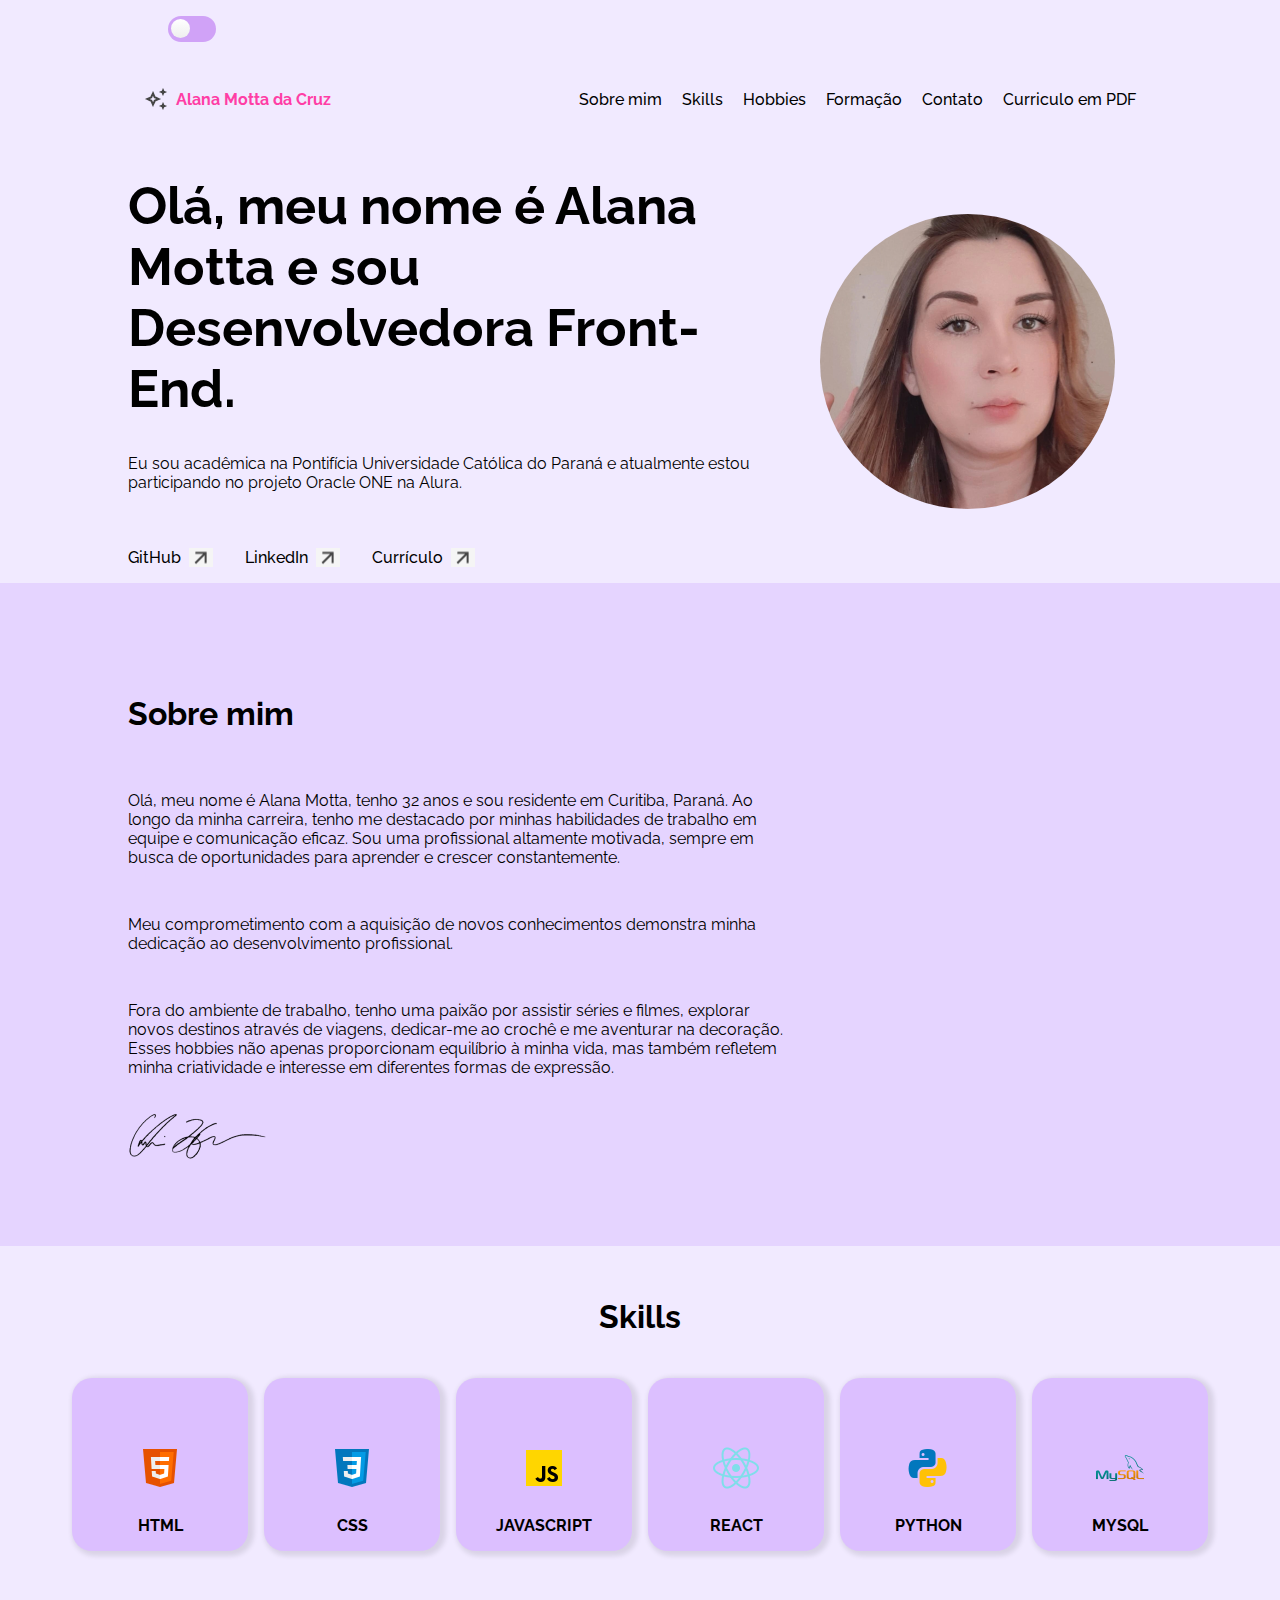
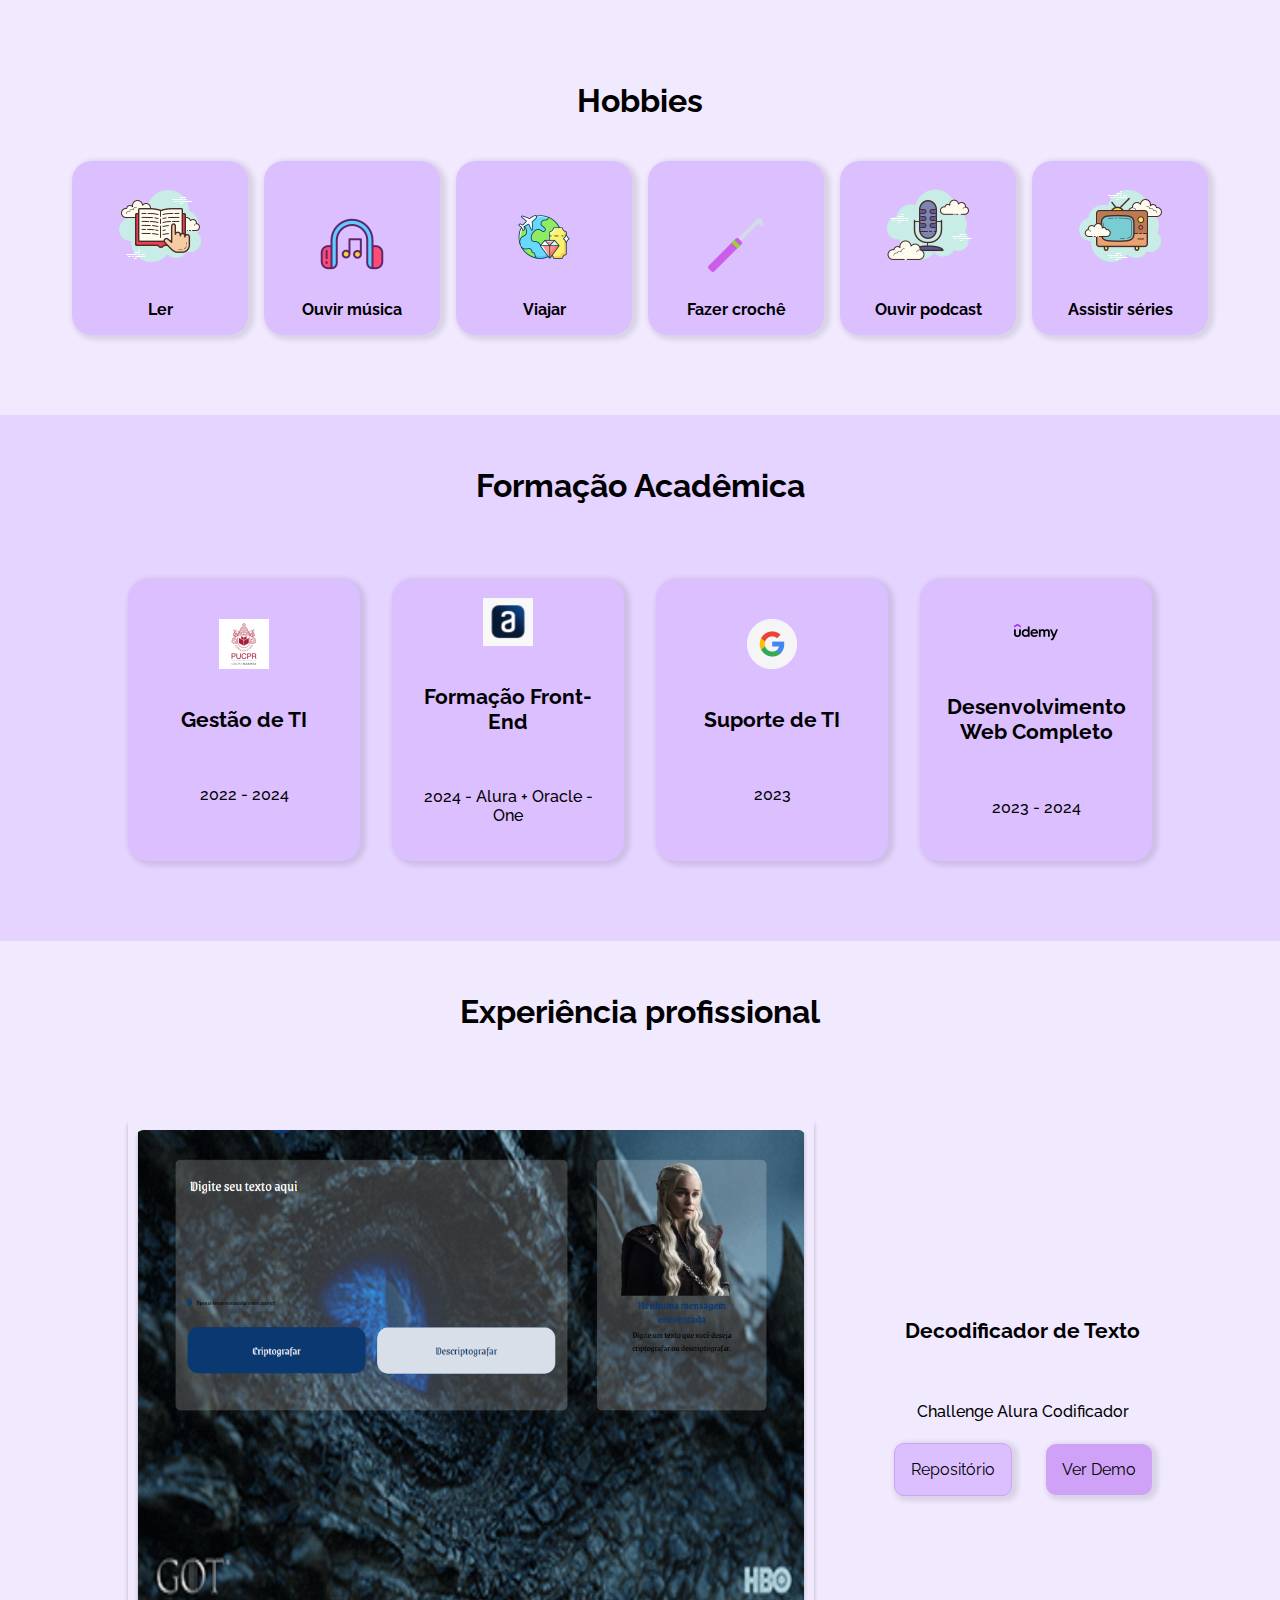
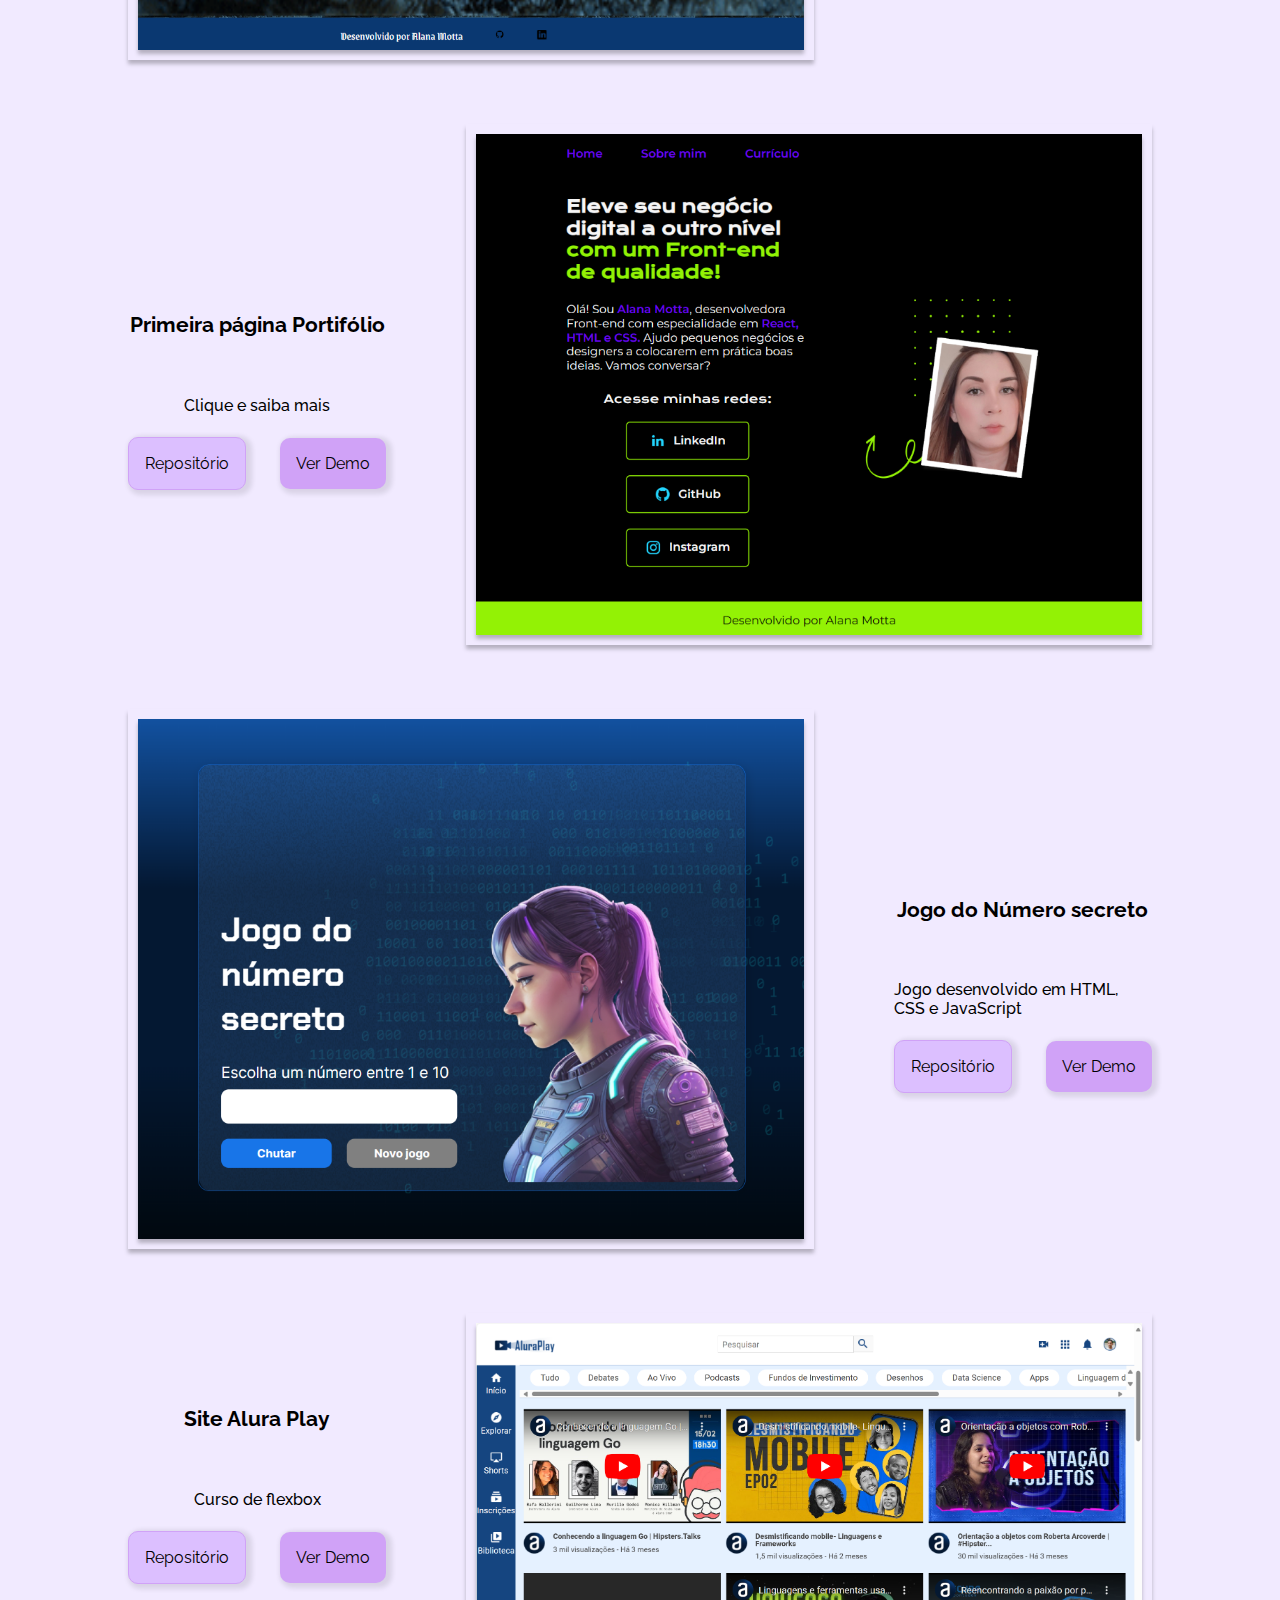
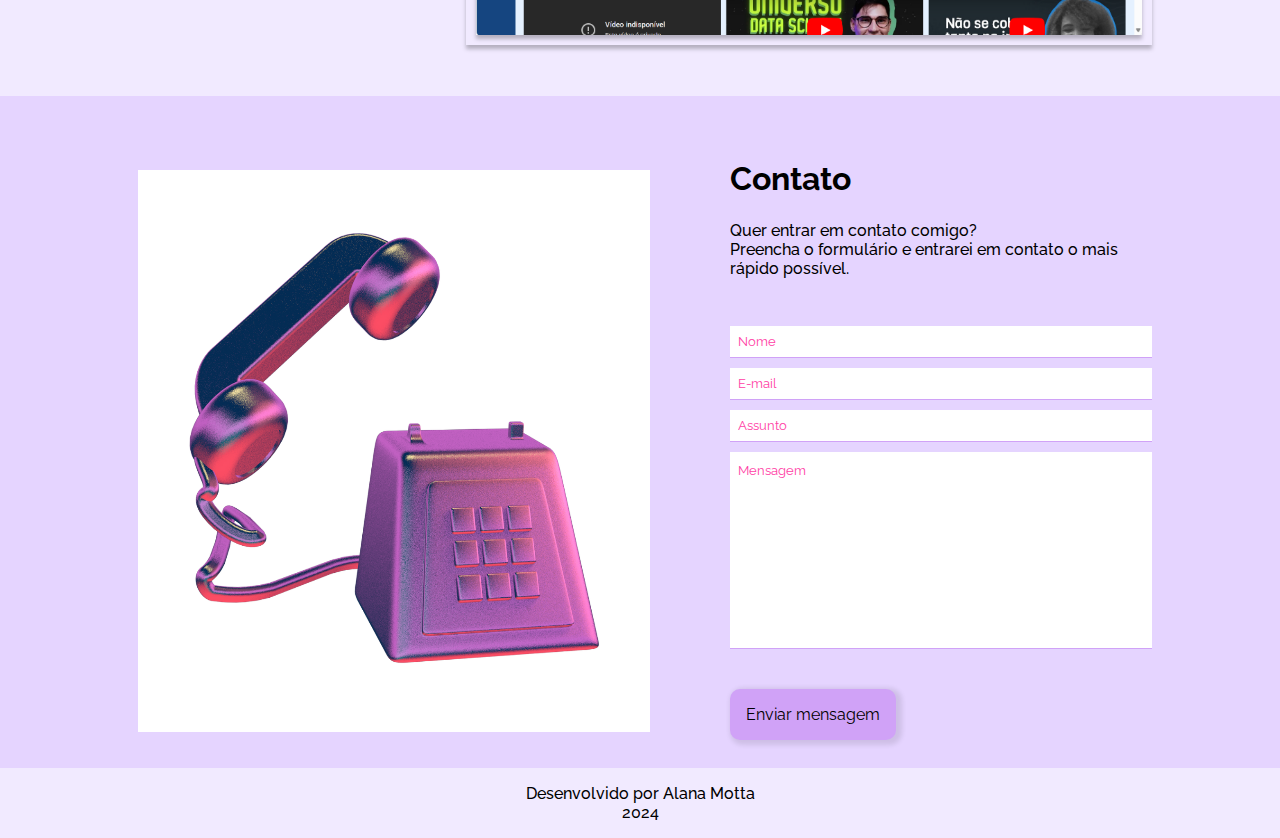
<file: index.html>
<!DOCTYPE html>
<html lang="en">
<head>
    <meta charset="UTF-8">
    <meta name="viewport" content="width=device-width, initial-scale=1.0">
    <link rel="icon" type="image/png" href="assets/logo-dev-web.png" sizes="32x32">
    <title>Portfólio Alana Motta</title>
    <link rel="stylesheet" href="style.css">
</head>
<body class="container">
   <div class="btn-dark">

        <ul>
            <li class="app__card-list-item">
                <label class="toggle">
                    <input class="toggle-checkbox botao_dark" id="dark-mode-toggle" type="checkbox" id="alternar-musica">
                    <div class="toggle-switch"></div>
                </label>
            </li>

        </ul>
    </div>
    <header class="header">
        <div class="nome_logo">
            <img src="./assets/auto_awesome_black_24dp 1.png" alt="imagem de estrela">
            <p>Alana Motta da Cruz</p>
        </div>

        <nav class="navegacao_header">
            <ul>
                <li class="navegacao_header_link">
                    <a href="#sobremim">Sobre mim</a>
                </li>
            </ul>
            <ul>
                <li class="navegacao_header_link">
                    <a href="#skills">Skills</a>
                </li>
            </ul>
            <ul>
                <li class="navegacao_header_link">
                    <a href="#hobbies">Hobbies</a>
                </li>
            </ul>
            <ul>
                <li class="navegacao_header_link">
                    <a href="#formacao">Formação</a>
                </li>
            </ul>
            <ul>
                <li class="navegacao_header_link">
                    <a href="#contato">Contato</a>
                </li>
            </ul>
            <ul>
                <li class="navegacao_header_link">
                    <a href="./assets/Alana_Motta_Cruz_DevWeb.pdf" target="_blank">Curriculo em PDF</a>
                </li>
            </ul>
            
        </nav>
        
    </header>
    

    
    <section class="secao_apresentacao">
        <div class="apresentacao_left">
            <div class="apresentacao_textos">
                <h1>Olá, meu nome é Alana Motta e sou Desenvolvedora Front-End.</h1>
                <p>Eu sou acadêmica na Pontifícia Universidade Católica do Paraná e atualmente estou participando no projeto Oracle ONE na Alura.</p>
            </div>
    
            <div class="apresentacao_link">
                <ul>
                    <li>
                        <a href="https://github.com/AlunaAlanaMotta" target="_blank">GitHub</a>
                    </li>

                    <li>
                        <a href="https://www.linkedin.com/in/alana-motta-da-cruz-dev/" target="_blank">LinkedIn</a>
                    </li>

                    <li>
                        <a href="curriculo.html" target="_blank">Currículo</a>
                    </li>

                </ul>
            </div>
        </div>
        

        <div class="apresentacao_img">
            <img src="./assets/WhatsApp Image 2023-10-09 at 15.00.24.jpeg" alt="imagem de perfil de Alana Motta">
        </div>
    
    </section>

    <section class="sobre_mim" id="sobremim">
        <div class="sobre_mim_textos">
            <h2>Sobre mim</h2>
            <p>Olá, meu nome é Alana Motta, tenho 32 anos e sou residente em Curitiba, Paraná. Ao longo da minha carreira, tenho me destacado por minhas habilidades de trabalho em equipe e comunicação eficaz. Sou uma profissional altamente motivada, sempre em busca de oportunidades para aprender e crescer constantemente.</p>
        <p>Meu comprometimento com a aquisição de novos conhecimentos demonstra minha dedicação ao desenvolvimento profissional.</p>
        <p>Fora do ambiente de trabalho, tenho uma paixão por assistir séries e filmes, explorar novos destinos através de viagens, dedicar-me ao crochê e me aventurar na decoração. Esses hobbies não apenas proporcionam equilíbrio à minha vida, mas também refletem minha criatividade e interesse em diferentes formas de expressão.</p>
        <img src="./assets/image 4.png">
        </div>
        

    </section>

    <section class="skills_hobbies">

        <div class="skills" id="skills">
            <h2>Skills</h2>
            <div class="skills_icons">
                <ul>
                    <li><img src="./assets/icons8-html-48.png"><p>HTML</p></li>
                    <li><img src="./assets/icons8-css-48.png"><p>CSS</p></li>
                    <li><img src="./assets/icons8-javascript-48.png"><p>JAVASCRIPT</p></li>
                    <li><img src="./assets/icons8-react-native-48.png"><p>REACT</p></li>
                    <li><img src="./assets/icons8-python-48.png"><p>PYTHON</p></li>
                    <li><img src="./assets/icons8-mysql-logo-48.png"><p>MYSQL</p></li>
                </ul>
            </div>

        </div>

        <div class="hobbies" id="hobbies">
            <h2>Hobbies</h2>
            <div class="hobbies_icon">
                <ul>
                    <li><img src="./assets/icons8-book-reading-100.png"><p>Ler</p></li>
                    <li><img src="./assets/icons8-headset-64.png"><p>Ouvir música</p></li>
                    <li><img src="./assets/icons8-journey-78.png"><p>Viajar</p></li>
                    <li><img src="./assets/icons8-crochet-64 (1).png"><p>Fazer crochê</p></li>
                    <li><img src="./assets/icons8-podcast-100.png"><p>Ouvir podcast</p></li>
                    <li><img src="./assets/icons8-tv-100.png"><p>Assistir séries</p></li>
                </ul>
            </div>
            
        </div>

    </section>

    <section class="formacao_academica" id="formacao">
        <h2>Formação Acadêmica</h2>
        <div class="experiencias_academicas">
            <ul>
                <li><img src="./assets/pucpr.png"><h4>Gestão de TI</h4><p>2022 - 2024</p></li>

                <li><img src="./assets/Alura.png"><h4>Formação Front-End</h4><p>2024 - Alura + Oracle - One</p></li>             
                <li><img src="./assets/google-logo.png"><h4>Suporte de TI</h4><p>2023</p></li>

                <li><img src="./assets/udemy-4096.png"><h4>Desenvolvimento Web Completo</h4><p>2023 - 2024</p></li>

            </ul>

        </div>

    </section>

    <section class="experiencia_profissional">
        <h2>Experiência profissional</h2>
        <div class="experiencia_box_1">
            <div class="experiencia_box_left">
                <img src="./assets/decodificador_Alura.png">
            </div>
            <div class="experiencia_box_right">
                <h5>Decodificador de Texto</h5>
                <p>Challenge Alura Codificador</p>
                <div class="botoes">
                    <a href="https://github.com/AlunaAlanaMotta/decodificador" target="_blank"><button class="botao_repo">Repositório</button></a>
                    <a href="https://decodificador-orpin.vercel.app/" target="_blank"><button class="botao_demo">Ver Demo</button></a>
                </div>

            </div>

        </div>

        <div class="experiencia_box_2">
            <div class="experiencia_box_right">
                <h5>Primeira página Portifólio</h5>
                <p>Clique e saiba mais</p>
                <div class="botoes">
                    <a href="https://github.com/AlunaAlanaMotta/sobre-mim" target="_blank"><button class="botao_repo">Repositório</button></a>
                    <a href="https://sobre-mim-khaki.vercel.app/index.html" target="_blank"><button class="botao_demo">Ver Demo</button></a>
                </div>

            </div>
            <div class="experiencia_box_left">
                <img src="./assets/página_portifólio.png">
            </div>
            

        </div>

        <div class="experiencia_box_1">
            <div class="experiencia_box_left">
                <img src="./assets/numero_secreto.png">
            </div>
            <div class="experiencia_box_right">
                <h5>Jogo do Número secreto</h5>
                <p>Jogo desenvolvido em HTML, CSS e JavaScript</p>
                <div class="botoes">
                    <a href="https://github.com/AlunaAlanaMotta/jogo-numero-secreto" target="_blank"><button class="botao_repo">Repositório</button></a>
                    <a href="https://jogo-numero-secreto-umber-phi.vercel.app/" target="_blank"><button class="botao_demo">Ver Demo</button></a>
                </div>

            </div>

        </div>

        <div class="experiencia_box_2">
            <div class="experiencia_box_right">
                <h5>Site Alura Play</h5>
                <p>Curso de flexbox</p>
                <div class="botoes">
                    <a href="https://github.com/AlunaAlanaMotta/site-alura" target="_blank"><button class="botao_repo">Repositório</button></a>
                    <a href="https://site-alura-nu.vercel.app/#" target="_blank"><button class="botao_demo">Ver Demo</button></a>
                </div>

            </div>
            <div class="experiencia_box_left">
                <img src="./assets/aluraPlay.png">
            </div>
            
        </div>

    </section>

    <section class="formulario" id="contato">
        <div class="formulario_box">
            <div class="formulario_imagem">
                <img src="./assets/telefone.png">
            </div>
            <div class="formulario_contato">
                <div class="formulario_contato_txt">
                    <h4>Contato</h4>
                    <p>Quer entrar em contato comigo? <br> Preencha o formulário e entrarei em contato o mais rápido possível.</p>
                </div>

                <div class="form">
                    <form action="https://formsubmit.co/mottaalana0@gmail.com" method="POST">
                        <div class="form_name">
                            <input type="text" name="nome" id="nome" placeholder="Nome">
                        </div>
                        
                        <div class="form_email">
                            <input type="email" name="email" id="email" placeholder="E-mail">
                        </div>

                        <div class="form_assunto_mensagem">
                            <input type="text" name="assunto" id="assunto" placeholder="Assunto">
                            <textarea rows="12" cols="40" name="mensagem" id="mensagem" placeholder="Mensagem"></textarea>
                        </div>
                        <div class="form_button">
                            <input class="submit" type="submit" value="Enviar mensagem">
                        </div>
                        
                    </form>
                </div>

            </div>

        </div>

    </section>

    <footer>
        <div>
            <p>Desenvolvido por Alana Motta <br> 2024</p>
        </div>
    </footer>

    <script>
        // Função para alternar entre os modos claro e escuro
        function toggleDarkMode() {
            const body = document.body;
            body.classList.toggle('dark-mode');

            const sobreMimSection = document.querySelector('.sobre_mim');
            sobreMimSection.classList.toggle('sobre_mim_dark');

            const skillshobbiesSection = document.querySelector('.skills_hobbies');
            skillshobbiesSection.classList.toggle('skills_hobbies_dark');

            const formacaoAcademicaSection = document.querySelector('.formacao_academica');
            formacaoAcademicaSection.classList.toggle('formacao_academica_dark');

            const formularioSection = document.querySelector('.formulario');
            formularioSection.classList.toggle('formulario_dark');
        }

        // Evento de clique para alternar o modo claro/escuro
        const darkModeToggle = document.querySelector('#dark-mode-toggle');
        darkModeToggle.addEventListener('click', toggleDarkMode);



    </script>

</body>

</html>
</file>
<file: style.css>
@import url('https://fonts.googleapis.com/css2?family=Raleway:ital,wght@0,100..900;1,100..900&display=swap');

:root {
    --cor--de--destaque: #D0A2F7;
    --cor--do--body: #F1EAFF;
    --cor--de--fundo: black;
    --cor--de--texto: #DCBFFF;
    --cor--de--fundo--secundaria: #E5D4FF;
}

html {
    scroll-behavior: smooth;
}


/* Estilo para o modo escuro */
.dark-mode {
    background-color: #061A26; /* Cor de fundo escura */
    color: #50F2F2; /* Cor do texto clara */
}

/* toggle */
.toggle {
    cursor: pointer;
    display: inline-block;
}

.toggle-switch {
    display: inline-block;
    background: var(--cor--de--destaque);
    border-radius: 1rem;
    width: 3rem;
    height: 1.6rem;
    position: relative;
    vertical-align: middle;
    transition: background 0.25s;
}

.toggle-switch:before, .toggle-switch:after {
    content: "";
}

.toggle-switch:before {
    display: block;
    background: linear-gradient(to bottom, #fff 0%, #eee 100%);
    border-radius: 50%;
    width: 1.2rem; /* Ajuste o tamanho do círculo */
    height: 1.2rem; 
    position: absolute;
    top: 0.2rem; /* Ajuste a posição do círculo */
    left: 0.2rem; /* Ajuste a posição do círculo */
    transition: left 0.25s;
}

.toggle:hover .toggle-switch:before {
    background: linear-gradient(to bottom, #fff 0%, #fff 100%);
}

.toggle-checkbox:checked + .toggle-switch {
    background: #50F2F2;
}

.toggle-checkbox:checked + .toggle-switch:before {
    left: 1.6rem;
}

.toggle-checkbox {
    position: absolute;
    visibility: hidden;
}

/* fim - toggle */


/* Estilo específico para o botão de alternar modo */
.dark-mode #dark-mode-toggle {
    background-color: #fff; /* Cor de fundo clara */
    color: #865DFF; /* Cor do texto escura */
    border: 1px solid #fff; /* Borda clara */
}

.dark-mode #dark-mode-toggle:hover {
    box-shadow: 0px 4px 8px rgb(255, 255, 255); /* Adiciona uma leve sombra ao flutuar */
    transform: translateY(-2px); /* Move o botão para cima um pouco */
}

.dark-mode ul li a{
    /* Estilos para listas no modo escuro */
    color: #50F2F2;
}

.dark-mode .navegacao_header a:hover {
    border-bottom-color: #865DFF; /* Cor no modo dark */
}

.dark-mode .apresentacao_link a:hover {
    font-size: 1.1em;
    border-bottom: 4px solid #865DFF;
}

.dark-mode .skills_icons li {
    background: #333;
    color: #50F2F2;
}

.dark-mode .hobbies_icon li {
    background: #333;
    color: #50F2F2;
}


a {
    text-decoration: none; /* Remove o sublinhado */
    color: initial;
    cursor: pointer;
}


ul {
    list-style: none; /* Remove as bolinhas */
}

body {
    display: flex;
    align-items: center;
    width: 100%;
    font-family: 'Raleway', sans-serif;
    background: var(--cor--do--body); 
}

.container {
    display: flex;
    flex-direction: column;
    align-items: center;
    margin: 0;
    padding: 0; 
    box-sizing: border-box;
}

.btn-dark {
    display: flex;
    align-items: flex-start;
    width: 80%;
}

.botao_dark {
    display: flex;
    padding: 1%;
    margin: 2%;
    align-self: flex-start;
    align-items: flex-start;
    background-color: var(--cor--de--destaque); /* Cor de fundo */
    border: none; /* Remove a borda padrão */
    color: var(--cor--de--fundo); /* Cor do texto */
    text-align: center; /* Alinhamento do texto */
    text-decoration: none; /* Remove sublinhado do texto */
    font-size: 16px; /* Tamanho da fonte */
    cursor: pointer; /* Altera o cursor para uma mão quando passa por cima */
    border-radius: 8px; /* Arredondamento dos cantos */
    box-sizing: border-box;
}

.botao_dark:hover, .botao_dark:focus {
    box-shadow: 0px 4px 8px rgba(0, 0, 0, 0.1); /* Adiciona uma leve sombra ao flutuar */
    transform: translateY(-2px); /* Move o botão para cima um pouco */
}


/* SEÇÃO CABEÇALHO */

.header {
    display: flex;
    width: 80%;
    justify-content: space-between;
    align-items: center;
    padding: 16px; 
    box-sizing: border-box; /* Garante que o padding não aumente o tamanho total do elemento */
}


.nome_logo {
    display: flex;
    align-items: center;
    gap: 8px;
}

.nome_logo p {
    flex-wrap: nowrap;
    font-family: Raleway;
    font-size: 1em;
    font-style: normal;
    font-weight: 700;
    line-height: normal;
    color: #FF3EA5;
}

.dark-mode .nome_logo p {
    color: #865DFF;
}

.navegacao_header {
    display: flex;
    flex-wrap: nowrap; /* Impede que os elementos quebrem de linha */
    gap: 20px;
}
 .navegacao_header ul {
    padding: 0;
 }


.navegacao_header a {
    font-family: Raleway;
    font-size: 1em;
    font-style: normal;
    font-weight: 500;
    line-height: normal;
    white-space: nowrap;
}

.navegacao_header a:hover {
    font-size: 1.1em;
    border-bottom: 4px solid var(--cor--de--destaque);
}


/* SEÇÃO APRESENTAÇÃO */

.secao_apresentacao {
    display: flex;
    width: 80%;
    align-items: center;
}

.apresentacao_left {
    display: flex;
    width: 64%;
    flex-direction: column;
    align-items: flex-start;
    gap: 24px;
    flex-shrink: 0;
}

.apresentacao_textos h1 {
    font-family: Raleway;
    font-size: 3.25em;
    font-style: normal;
    font-weight: 700;
    line-height: normal;
}

.apresentacao_textos p {
    font-family: Raleway;
    font-size: 1em;
    font-style: normal;
    font-weight: 400;
    line-height: normal;
}

.apresentacao_link{
    display: flex;
    align-items: flex-start;
    gap: 32px;
}

.apresentacao_link ul {
    display: flex;
    align-items: flex-start;
    gap: 32px; 
    padding: 0;
}

.apresentacao_link li {
    display: flex;
}

.apresentacao_link a {
    display: flex;
    flex-direction: row;
    font-family: Raleway;
    font-size: 1em;
    font-style: normal;
    font-weight: 500;
    line-height: normal;
    padding-right: 32px;
    background: url('./assets/arrow_back_black_24dp\ 1.png') no-repeat right center;
}

.apresentacao_link a:hover {
    font-size: 1.1em;
    border-bottom: 4px solid var(--cor--de--destaque);
}

.apresentacao_img {
    display: flex;
    justify-content: center;
    align-items: center;
}


.apresentacao_img img {
    width: 80%;
    height: auto;
    flex-shrink: 0;
    border-radius: 368px;
}

/* SEÇÃO SOBRE MIM */

.sobre_mim {
    display: flex;
    width: 100%;
    flex-direction: column;
    align-items: center;
    gap: 10px;
    align-self: stretch;
    background-color: var(--cor--de--fundo--secundaria);
}

/* Modo escuro */
.sobre_mim_dark {
    background-color: #0A5159; /* Cor de fundo para o modo escuro */

}

.sobre_mim_textos {
    display: flex;
    padding: 6.67%;
    width: 80%;
    flex-direction: column;
    align-items: flex-start;
    gap: 16px;
}

.sobre_mim h2 {
    font-family: Raleway;
    font-size: 2em;
    font-style: normal;
    font-weight: 700;
    line-height: normal;
}

.sobre_mim p {
    width: 64%;
    font-family: Raleway;
    font-size: 1em;
    font-style: normal;
    font-weight: 400;
    line-height: normal;
}

.sobre_mim img {
    display: flex;
    align-self: flex-start;
}

/* SEÇÃO SKILLS E HOBBIES */

.skills_hobbies {
    display: flex;
    width: 80%;
    padding: 2% 0 5% 0;
    flex-direction: column;
    align-items: center;
    gap: 88px;
    box-sizing: border-box;
}

.skills_hobbies_dark {
    background: #061A26;
    color: #50F2F2;
}

.skills {
    display: flex;
    flex-direction: column;
    box-sizing: border-box;
}

.skills h2 {
    text-align: center;
    font-family: Raleway;
    font-size: 2em;
    font-style: normal;
    font-weight: 700;
    line-height: normal;
}

.skills_icons {
    display: flex;
    box-sizing: border-box;
}

.skills_icons ul {
    width: 100%;
    padding: 0;
    justify-content: center;
    display: flex;
    gap: 16px;
    box-sizing: border-box;
}

.skills_icons li {
    display: flex;
    flex-direction: column;
    justify-content: flex-end;
    align-items: center;
    gap: 8px;
    width: 11rem;
    height: 10.85rem;
    flex-direction: column;
    background: var(--cor--de--texto);
    border-radius: 20px;
    box-shadow: 3px 2px 5px 3px rgba(0,0,0,0.1);
    font-family: Raleway;
    font-size: 1em;
    font-style: normal;
    font-weight: 700;
    line-height: normal;
}

.hobbies {
    display: flex;
    flex-direction: column;
}

.hobbies h2 {
    text-align: center;
    font-family: Raleway;
    font-size: 2em;
    font-style: normal;
    font-weight: 700;
    line-height: normal;
}

.hobbies_icon ul {
    width: 100%;
    padding: 0;
    justify-content: center;
    display: flex;
    gap: 16px;
}


.hobbies_icon li {
    display: flex;
    flex-direction: column;
    justify-content: flex-end;
    align-items: center;
    gap: 8px;
    width: 11rem;
    height: 10.85rem;
    background: var(--cor--de--texto);
    border-radius: 20px;
    box-shadow: 3px 2px 5px 3px rgba(0,0,0,0.1);
    font-family: Raleway;
    font-size: 1em;
    font-style: normal;
    font-weight: 700;
    line-height: normal;
}

/* FORMAÇÃO ACADEMICA */

.formacao_academica {
    display: flex;
    width: 100%;
    padding: 2% 0 5% 0;
    flex-direction: column;
    align-items: center;
    gap: 32px;
    background: var(--cor--de--fundo--secundaria);
}

.formacao_academica_dark {
    background-color: #0A5159; /* Cor de fundo para o modo escuro */
    color: #50F2F2;
}

.dark-mode .formacao_academica li {
    background: #333;
}

.formacao_academica h2 {
    text-align: center;
    font-family: Raleway;
    font-size: 2em;
    font-style: normal;
    font-weight: 700;
    line-height: normal;
}

.experiencias_academicas {
    display: flex;
    width: 80%;
    flex-direction: column;
    align-items: center;
    gap: 32px;
}

.experiencias_academicas ul {
    display: flex;
    justify-content: space-between;
    padding: 0;
    gap: 32px;
    align-items: center;
    width: 100%;

}

.experiencias_academicas li {
    display: flex;
    flex-direction: column;
    justify-content: center;
    flex-wrap: wrap;
    align-items: center;
    gap: 10px;
    padding: 16px;
    width: 200px;
    height: 250px;
    text-align: center;
    background: var(--cor--de--texto);
    border-radius: 20px;
    box-shadow: 3px 2px 5px 3px rgba(0,0,0,0.1);
}


.experiencias_academicas h4 {
    font-family: Raleway;
    font-size: 1.3em;
    font-style: normal;
    font-weight: 700;
    line-height: normal;
}

.experiencias_academicas p {
    font-family: Raleway;
    font-size: 1em;
    font-style: normal;
    font-weight: 500;
    line-height: normal;
}

/* SEÇÃO EXPERIÊNCIA PROFISSIONAL */

.experiencia_profissional {
    display: flex;
    box-sizing: border-box;
    width: 80%;
    flex-direction: column;
    align-items: center;
    gap: 64px;
    padding: 2% 0 4% 0;
}

.experiencia_profissional h2 {
    text-align: center;
    font-family: Raleway;
    font-size: 2em;
    font-style: normal;
    font-weight: 700;
    line-height: normal;
}

.experiencia_box_1 {
    display: flex;
    width: 100%;
    height: auto;
    align-items: center;
    gap: 80px;
}

.experiencia_box_left {
    display: flex;
    width: 65%;
    padding: 10px;
    flex-direction: column;
    align-items: flex-start;
    gap: 10px;
    box-shadow: 0px 4px 4px 0px rgba(0, 0, 0, 0.25);
}

.experiencia_box_left img {
    width: 100%;
    height: auto;
    box-shadow: 0px 4px 4px 0px rgba(0, 0, 0, 0.25);
}



.experiencia_box_right {
    display: flex;
    width: 30%;
    flex-direction: column;
    align-items: center;
    gap: 8px;
    flex: 1 0 0;
}

.experiencia_box_right h5{
    font-family: Raleway;
    font-size: 1.3em;
    font-style: normal;
    font-weight: 700;
    line-height: normal;
}

.experiencia_box_right p {
    font-family: Raleway;
    font-size: 1em;
    font-style: normal;
    font-weight: 500;
    line-height: normal;
}

.botoes {
    display: flex;
    width: 100%;
    align-items: center;
    justify-content: space-between;
    gap: 16px;
}

.botao_repo {
    display: flex;
    padding: 16px;
    justify-content: center;
    align-items: center;
    gap: 10px;
    border: 1px solid  var(--cor--de--destaque);
    color: var(--cor--de--fundo);
    background-color: var(--cor--de--texto);
    font-family: Raleway;
    font-size: 1em;
    font-style: normal;
    font-weight: 400;
    line-height: normal;
    border-radius: 10px;
    box-shadow: 3px 2px 5px 3px rgba(0, 0, 0, 0.1); /* Adiciona uma leve sombra ao flutuar */
    transform: translateY(-2px); /* Move o botão para cima um pouco */
    cursor: pointer;
}

.dark-mode .botao_repo {
    background: #50F2F2;
    color: #333;
    border: black;
    box-shadow: 3px 2px 5px 3px rgb(201, 230, 232); /* Adiciona uma leve sombra ao flutuar */
}

.botao_repo:hover {
    background: var(--cor--de--destaque);
    color: #FF3EA5;
    cursor: pointer;
}

.dark-mode .botao_repo:hover {
    background: #0D7F8C;
    color: white;
}


.botao_demo {
    display: flex;
    padding: 16px;
    justify-content: center;
    align-items: center;
    gap: 10px;
    background:  var(--cor--de--destaque);
    color: var(--cor--de--fundo);
    font-family: Raleway;
    font-size: 1em;
    font-style: normal;
    font-weight: 400;
    line-height: normal;
    border: none;
    border-radius: 10px;
    box-shadow: 3px 2px 5px 3px rgba(0, 0, 0, 0.1); /* Adiciona uma leve sombra ao flutuar */
    transform: translateY(-2px); /* Move o botão para cima um pouco */
    cursor: pointer;
}

.dark-mode .botao_demo {
    background: #0A5159;
    color: white;
    box-shadow: 3px 2px 5px 3px rgba(201, 230, 232, 0.719); /* Adiciona uma leve sombra ao flutuar */
}

.botao_demo:hover {
    background-color: var(--cor--de--fundo--secundaria);
    color: #FF3EA5;
    border: 1px solid var(--cor--de--destaque);
}

.dark-mode .botao_demo:hover {
    background: #50F2F2;
    color: #061A26;
}

.experiencia_box_2 {
    display: flex;
    width: 100%;
    height: auto;
    align-items: center;
    gap: 80px;
}

/* SEÇÃO FORMULÁRIO */

.formulario {
    display: flex;
    width: 100%;
    padding: 5% 0 2% 0;
    justify-content: center;
    flex-direction: column;
    align-items: flex-start;
    background: var(--cor--de--fundo--secundaria);
    margin: 0;
}

.formulario_dark {
    background-color: #0A5159; /* Cor de fundo para o modo escuro */
    color: #50F2F2;
}

.formulario_box {
    display: flex;
    width: 80%;
    align-self: center;
    gap: 90px;
}

.formulario_imagem {
    display: flex;
    width: 50%;
}

.formulario_imagem img {
    display: flex;
    padding: 2%;
    align-items: center;
    width: 100%;
    height: auto;

}

.formulario_contato {
    display: flex;
    flex-direction: column;
    align-items: flex-start;
    gap: 32px;
    flex: 1 0 0;
}

.formulario_contato_txt {
    display: flex;
    flex-direction: column;
    align-items: flex-start;
    gap: 8px;
}

.formulario_contato_txt h4 {
    display: flex;
    margin: 0;
    font-family: Raleway;
    font-size: 2em;
    font-style: normal;
    font-weight: 700;
    line-height: normal;
}

.formulario_contato_txt p {
    font-family: Raleway;
    font-size: 1em;
    font-style: normal;
    font-weight: 500;
    line-height: normal;
}

.form {
    display: flex;
    width: 100%;
    flex-direction: column;
    align-items: stretch;
    gap: 32px;
}



/* Estilos para os inputs */
.form input[type="text"],
.form input[type="email"],
.form textarea {
    width: 100%; 
    display: flex;
    padding-top: 8px;
    flex-direction: column;
    justify-content: flex-end;
    align-items: flex-start;
    gap: 7px;
    align-self: stretch;
    box-sizing: border-box; 
    padding: 8px; 
    margin-bottom: 10px; 
    border: none;
    border-bottom: 1px solid var(--cor--de--destaque);
    resize: none;
    outline: none;
}


.form input[type="text"]::placeholder,
.form input[type="email"]::placeholder,
.form textarea::placeholder {
    color: #FF3EA5;
    font-family: Raleway;
    font-size: 1em;
    font-style: normal;
    font-weight: 400;
    line-height: 20px; 
}
.dark-mode .form input[type="text"],
.dark-mode .form input[type="email"],
.dark-mode .form textarea {
    border-bottom: 1px solid #0A5159;
}

.dark-mode .form input[type="text"]::placeholder,
.dark-mode .form input[type="email"]::placeholder,
.dark-mode .form textarea::placeholder {
    color: #0A5159;
}



/* Estilos para o botão */
.form .submit {
    display: flex;
    padding: 16px;
    margin-top: 10%;
    justify-content: center;
    align-items: center;
    gap: 10px;
    width: auto; 
    background: var(--cor--de--destaque);
    color: var(--cor--de--fundo);
    font-family: Raleway;
    font-size: 1em;
    font-style: normal;
    font-weight: 400;
    line-height: normal;
    border: none;
    border-radius: 10px;
    box-shadow: 3px 2px 5px 3px rgba(0, 0, 0, 0.1); /* Adiciona uma leve sombra ao flutuar */
    transform: translateY(-2px); /* Move o botão para cima um pouco */
    cursor: pointer;
}

.dark-mode .form .submit {
    background: #50F2F2;
    box-shadow: 3px 2px 5px 3px rgba(201, 230, 232, 0.719); /* Adiciona uma leve sombra ao flutuar */
}

.form .submit:hover {
    background: var(--cor--de--fundo--secundaria);
    color: #FF3EA5;
    border: 1px solid var(--cor--de--destaque);
}

.dark-mode .form .submit:hover {
    background: #061A26;
    color: #50F2F2;
    border: 1px solid #50F2F2;
}

/* SEÇÃO RODAPÉ */

footer {
    display: flex;
    width: 100%;
    justify-content: center;
    align-items: center;
    gap: 10px;
    text-align: center;
    font-family: Raleway;
    font-size: 1em;
    font-style: normal;
    font-weight: 500;
    line-height: normal;
}

/* RESPONSIVIDADE  */


/* Para telas menores que 600px (celulares) */
@media only screen and (max-width: 768px) {
    .container{
        justify-content: center;
        align-items: center;
        width: 100%;
        box-sizing: border-box;
    }
    .header {
        flex-direction: column; 
        align-items: center; 
        text-align: center; 
    }

    .nome_logo {
        margin-bottom: 10px; 
    }

    .navegacao_header {
        display: none;
    }
    .secao_apresentacao {
        display: flex;
        flex-direction: column-reverse;
        align-items: center;
        width: auto;
    }

    .apresentacao_img img {
        padding-left: 5%;
        display: flex;
        align-items: center;
        justify-content: center;
    }

    .skills {
        display: flex;
        flex-direction: column;
    }

    .skills_icons ul {
        display: flex;
        flex-direction: column;
    }

    .hobbies_icon ul {
        display: flex;
        flex-direction: column;
    }

    .experiencias_academicas ul {
        display: flex;
        flex-direction: column;
    }
    .experiencia_profissional {
        display: flex;
        flex-direction: column;
        align-items: center;
    }
    .experiencia_box_1 {
        display: flex;
        flex-direction: column;
    }
    .experiencia_box_2 {
        display: flex;
        flex-direction: column-reverse;
        align-items: center;
    }
    .botoes {
        width: 100%;
    }
    .formulario {
        display: flex;
        flex-direction: column;
        align-items: center;
    }

    .formulario_box {
        display: flex;
        flex-direction: column;
        align-items: center;
    }

    .formulario_imagem {
        display: flex;
        align-items: center;
        width: 50%;
    }

    .form .submit {
        width: 100%;
    }

}
</file>
